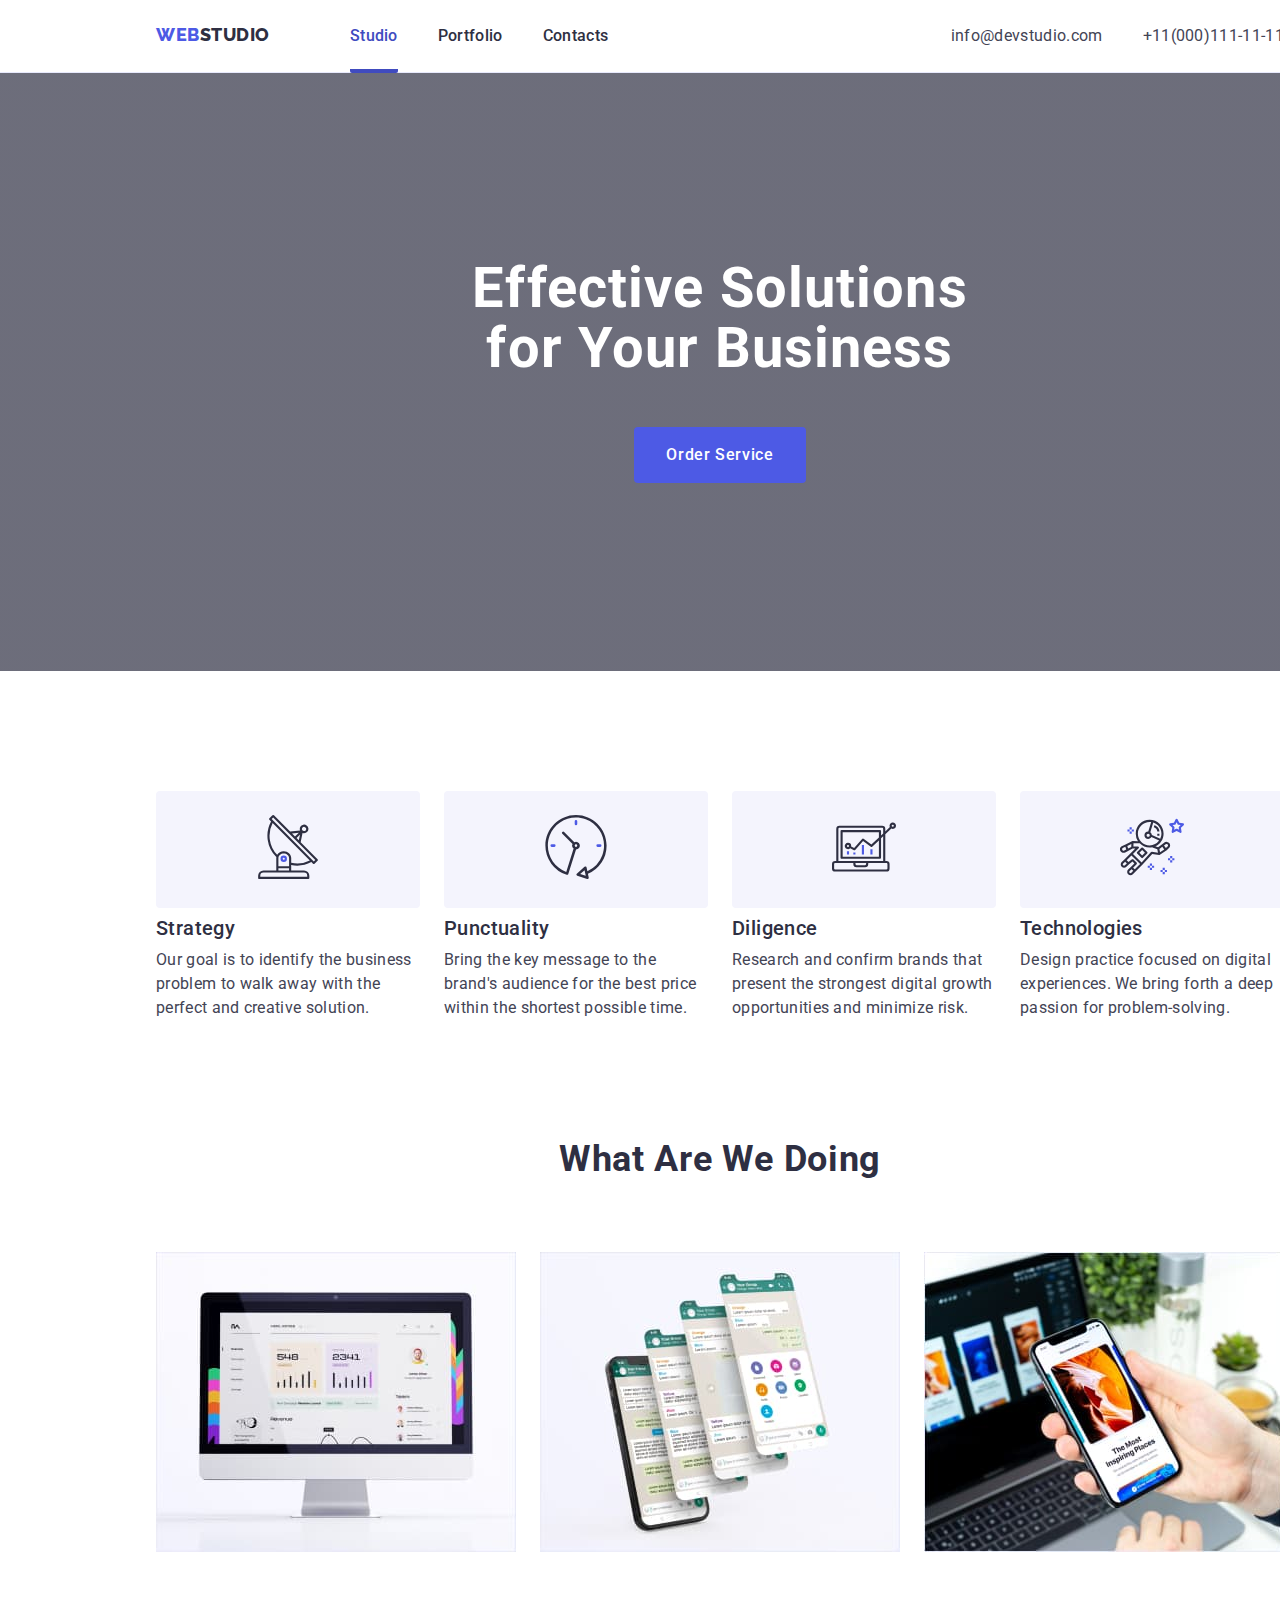
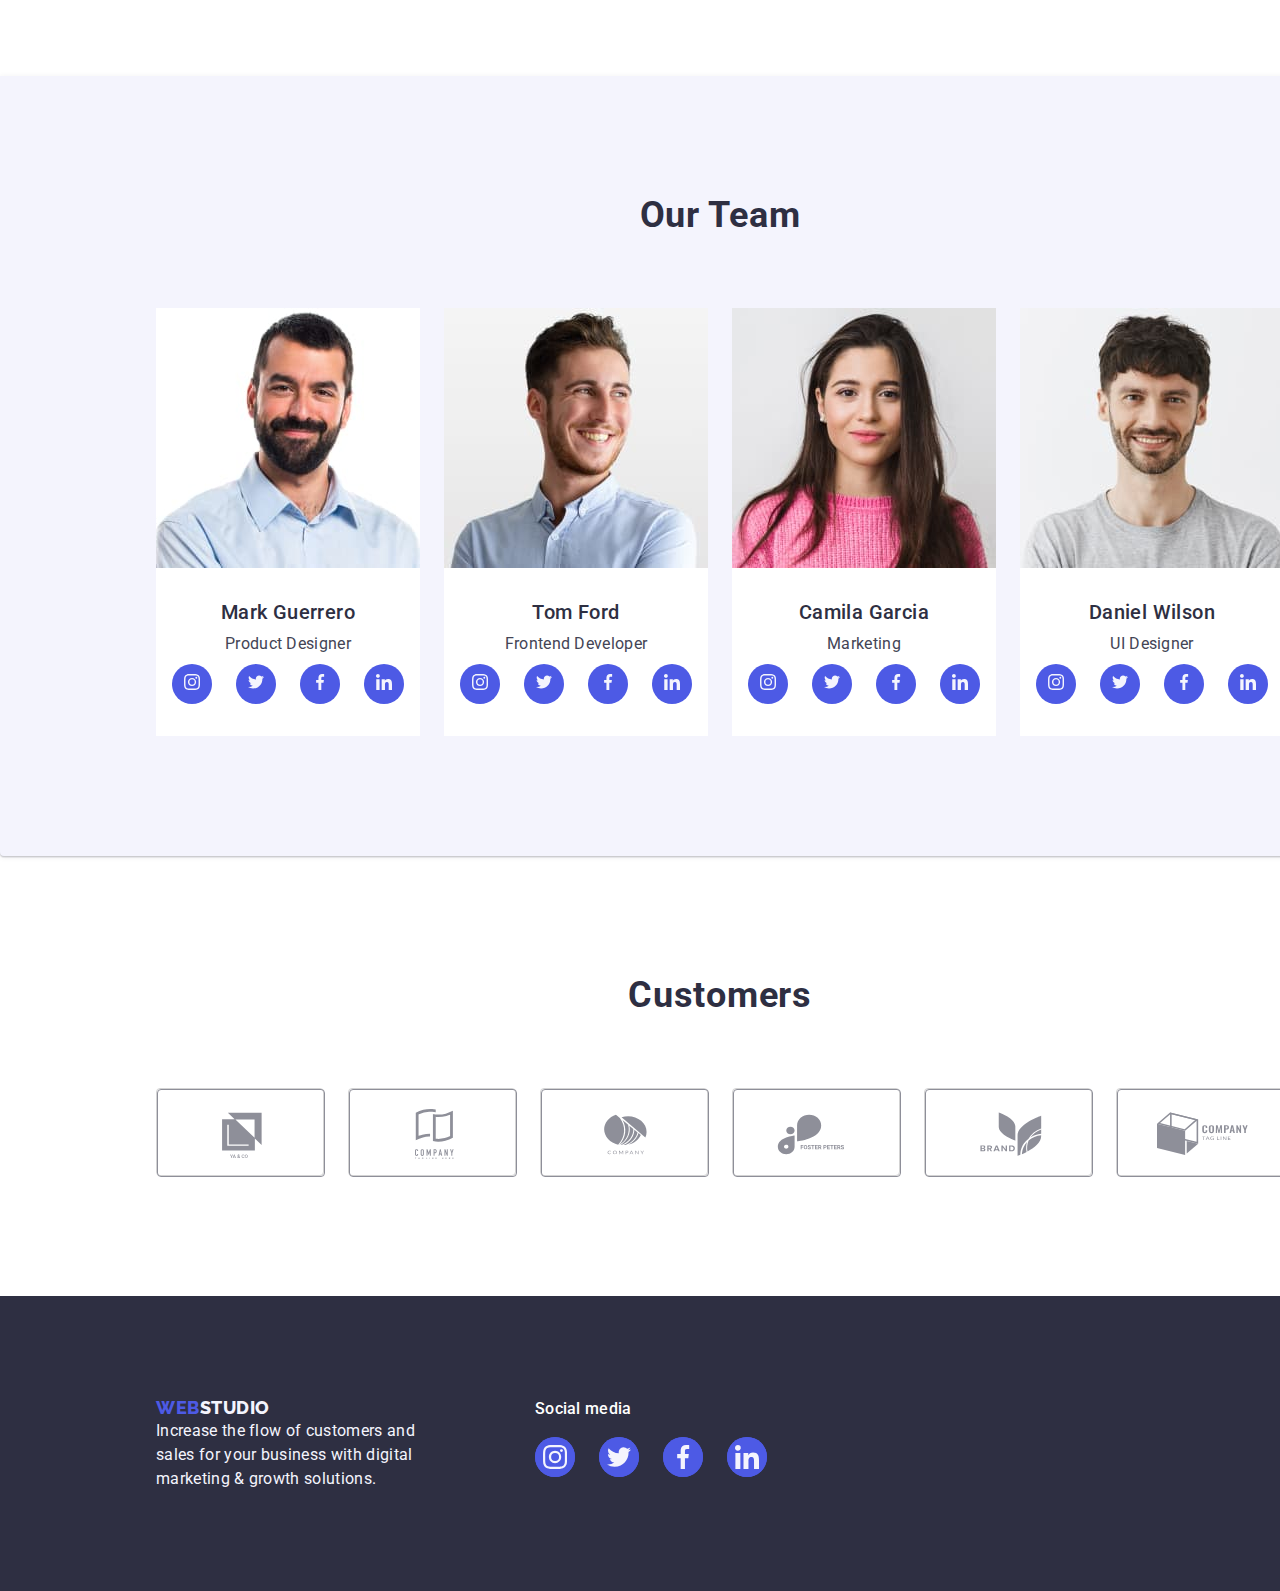
<file: index.html>
<!DOCTYPE html>
<html lang="en">
<head>
    <meta charset="UTF-8">
    <title>Studio</title>
    <link rel="stylesheet" href="./css/modern-normalize.css">
    <link rel="stylesheet" href="./css/style.css">
    <link rel="preconnect" href="https://fonts.googleapis.com">
<link rel="preconnect" href="https://fonts.gstatic.com" crossorigin>
<link href="https://fonts.googleapis.com/css2?family=Roboto:wght@400;500;700;900&display=swap" rel="stylesheet">
<link rel="preconnect" href="https://fonts.googleapis.com">
<link rel="preconnect" href="https://fonts.gstatic.com" crossorigin>
<link href="https://fonts.googleapis.com/css2?family=Raleway:wght@800&display=swap" rel="stylesheet">

</head>
<body>
    <header>
        <div class="container">
        <nav >
            <a href="./index.html" class="logo link">WEB<span  class="sph">Studio</span></a> 
       <ul class="a_list list">
        <li><a class="lia current link" href="./index.html">Studio</a></li>
        <li><a class="lia link" href="./portfolio.html">Portfolio</a></li>
        <li><a class="lia link" href="">Contacts</a></li>
       </ul>
    </nav>
    <address class="contact-to-firm">
    <ul class="contact_list list">
      <li><a class="contact link" href="mailto:info@devstudio.com">info@devstudio.com</a></li>
      <li><a class="contact link" href="tel:+11(000)111-11-11">+11(000)111-11-11</a></li> 
    </ul>
    </address>
    </div>
    </header>
    <main>
        <section class="order section">
            <h1 class="solution">Effective Solutions<br>for Your Business</h1>
            <button type="button" class="service" data-modal-open>Order Service</button>
            <div class="modal is-hidden" data-modal>
              <div class="modal-body">
                <button class="modal-close" data-modal-close>
                  <svg class="close" width="24px" height="24px">
                    <use href="./images/icons.svg#icon-close-black"></use>
                  </svg>
                </button>
              </div>
            </div>
            
        </section>
        <section class="section"> 
            <div class="container">
            <h2 hidden >Activity</h2>
            <ul class="points list">
                <li class="point_li">
                    <div class="svg">
                      <svg width="64px" height="64px">
                        <use href="./images/icons.svg#icon-strategy"></use>
                      </svg> 
                    </div>
                    <h3 class="title-of-description">Strategy</h3>
                <p class="description">Our goal is to identify the business<br>
                    problem to walk away with the<br> perfect and creative solution.</p>
                </li> 
                <li class="point_li">
                    <div class="svg">
                      <svg width="64px" height="64px">
                        <use href="./images/icons.svg#icon-punctuality"></use>
                    </svg>
                    </div>
                    <h3 class="title-of-description">Punctuality</h3>
                    <p class="description">Bring the key message to the<br> brand's audience for the best 
                    price<br> within the shortest possible time.</p>
                </li>  
                <li class="point_li">
                    <div class="svg">
                      <svg width="64px" height="64px">
                        <use href="./images/icons.svg#icon-diligence"></use>
                      </svg>
                    </div>
                    <h3 class="title-of-description">Diligence</h3>
                    <p class="description">Research and confirm brands that<br> present the strongest 
                    digital growth<br> opportunities and minimize risk.</p>  
                </li>
                <li class="point_li">
                    <div class="svg">
                      <svg width="64px" height="64px">
                        <use href="./images/icons.svg#icon-technologies"></use>
                      </svg>
                    </div>
                    <h3 class="title-of-description">Technologies</h3>
                    <p class="description">Design practice focused on digital<br> experiences. 
                    We bring forth a deep<br> passion for problem-solving.</p>
                </li>
            </ul>
        </div>
        </section>
        <section class="third_section section">
            <div class="container">
            <h2 class="example-headers">What Are We Doing</h2>
            <ul class="images_list list">
            <li><img src="images/monitor.jpg" alt="monitor" width="360" height="300"></li>
            <li><img src="images/screens.jpg" alt="screens of technology" width="360" height="300"></li>
            <li><img src="images/phone.jpg" alt="phone" width="360" height="300"></li>
        </ul>
        </div>
        </section>
        <section class="team section">
            <div class="container">
            <h2 class="example-headers">Our Team</h2>
            <ul class="workers_list list">
                <li class="person">
                    
                    <h3 class="example-headers-third"><img src="images/mark.jpg" alt="Mark Guerrero" width="264" height="260"></h3>
                    <article>
                    <h4 class="bigger_p">Mark Guerrero</h4>
                    <p class="smaller_p">Product Designer</p>
                  
                    <ul class="social-media-list">
                      <li class="circle">
                        <a href="">
                          <svg width="16px" height="16px">
                            <use href="./images/icons.svg#icon-instagram"></use>
                          </svg>
                        </a>
                      </li>
                      <li class="circle">
                        <a href="">
                          <svg width="16px" height="16px">
                            <use href="./images/icons.svg#icon-twitter"></use>
                          </svg>  
                            
                        </a>
                      </li>
                      <li class="circle">
                        <a href="">
                          <svg width="16px" height="16px">
                            <use href="./images/icons.svg#icon-facebook"></use>
                          </svg>
                        </a>
                      </li>
                      <li class="circle">
                        <a href="">
                          <svg width="16px" height="16px">
                            <use href="./images/icons.svg#icon-linkedin"></use>
                          </svg>
                          </a>
                      </li>
                  </ul></article>
                <li class="person">
                    <h3 class="example-headers-third"><img src="images/tom.jpg" alt="Tom Ford" width="264" height="260"></h3>
                    <article>
                    <h4 class="bigger_p">Tom Ford</h4>
                    <p class="smaller_p">Frontend Developer</p>
                    <ul class="social-media-list">
                      <li class="circle">
                        <a href="">
                          <svg width="16px" height="16px">
                            <use href="./images/icons.svg#icon-instagram"></use>
                          </svg>
                        </a>
                      </li>
                      <li class="circle">
                        <a href="">
                          <svg width="16px" height="16px">
                            <use href="./images/icons.svg#icon-twitter"></use>
                          </svg>  
                            
                        </a>
                      </li>
                      <li class="circle">
                        <a href="">
                          <svg width="16px" height="16px">
                            <use href="./images/icons.svg#icon-facebook"></use>
                          </svg>
                        </a>
                      </li>
                      <li class="circle">
                        <a href="">
                          <svg width="16px" height="16px">
                            <use href="./images/icons.svg#icon-linkedin"></use>
                          </svg>
                          </a>
                      </li>
                  </ul></article>
                <li class="person">
                    <h3 class="example-headers-third">
                    <img src="images/camila.jpg" alt="Camila Garcia" width="264" height="260"></h3>
                    <article>
                    <h4 class="bigger_p">Camila Garcia</h4>
                    <p class="smaller_p">Marketing</p>
                    <ul class="social-media-list">
                      <li class="circle">
                              <a href="">
                                <svg width="16px" height="16px">
                                  <use href="./images/icons.svg#icon-instagram"></use>
                                </svg>
                              </a>
                            </li>
                            <li class="circle">
                              <a href="">
                                <svg width="16px" height="16px">
                                  <use href="./images/icons.svg#icon-twitter"></use>
                                </svg>  
                                  
                              </a>
                            </li>
                            <li class="circle">
                              <a href="">
                                <svg width="16px" height="16px">
                                  <use href="./images/icons.svg#icon-facebook"></use>
                                </svg>
                              </a>
                            </li>
                            <li class="circle">
                              <a href="">
                                <svg width="16px" height="16px">
                                  <use href="./images/icons.svg#icon-linkedin"></use>
                                </svg>
                                </a>
                            </li>
                  </ul></article>
                <li class="person">
                    <h3 class="example-headers-third"><img src="images/daniel.jpg" alt="Daniel Wilson" width="264" height="260"></h3>
                    <article>
                    <h4 class="bigger_p">Daniel Wilson</h4>
                    <p class="smaller_p">UI Designer</p>
                    <ul class="social-media-list">
                      <li class="circle">
                        <a href="">
                          <svg  width="16px" height="16px">
                            <use href="./images/icons.svg#icon-instagram"></use>
                          </svg>
                        </a>
                      </li>
                      <li class="circle">
                        <a href="">
                          <svg width="16px" height="16px">
                            <use href="./images/icons.svg#icon-twitter"></use>
                          </svg>  
                            
                        </a>
                      </li>
                      <li class="circle">
                        <a href="">
                          <svg width="16px" height="16px">
                            <use href="./images/icons.svg#icon-facebook"></use>
                          </svg>
                        </a>
                      </li>
                      <li class="circle">
                        <a href="">
                          <svg width="16px" height="16px">
                            <use href="./images/icons.svg#icon-linkedin"></use>
                          </svg>
                          </a>
                      </li>
                  </ul>
                  </article> 
        </div>
        </section>
        <section class="customers section">
            <div class="container">
            <h2 class="example-headers">Customers</h2>
        <ul class="customers-list">
          <li class="customer">
            <a href="">
              <svg class="customers-icon" >
                <use href="./images/icons.svg#icon-first-logo"></use>
              </svg>
                </a>
              </li>
            <li class="customer">
              <a href="">
                <svg class="customers-icon" >
                  <use href="./images/icons.svg#icon-second-logo"></use>
                </svg>
                  </a>
                </li>
            <li class="customer">
              <a href="">
                <svg class="customers-icon" >
                  <use href="./images/icons.svg#icon-third-logo"></use>
                </svg>
                </a>
                </li>
            <li class="customer">
            <a href="">
              <svg class="customers-icon" >
                <use href="./images/icons.svg#icon-fourth-logo"></use>
              </svg>
                  </a>
                </li>
            <li class="customer">
              <a href="">
                <svg class="customers-icon" >
                  <use href="./images/icons.svg#icon-fifth-logo"></use>
                </svg>
                </a>

            </li>
            <li class="customer">
              <a href="">
                <svg class="customers-icon" >
                  <use href="./images/icons.svg#icon-sixth-logo"></use>
                </svg>
                    
                </a>
            </li>
        </ul>
    </div>
        </section>
    </main>
    <footer class="down">
        <div class="logo-with-description">
        <a class="logo link" href="./index.html">WEB<span  class="spf">Studio</span></a> 
        <p class="down_logo_description">Increase the flow of customers and<br> sales 
        for your business with digital<br> marketing & growth solutions.</p>
      </div>
    <div class="social-media">
        <p>Social media</p>
        <ul class="social-media-list">
            <li class="circle-footer">
                <a href="">
                  <svg width="24px" height="24px">
                    <use href="./images/icons.svg#icon-instagram"></use>
                  </svg>
                </a>
              </li>
              <li class="circle-footer">
                <a href="">
                  <svg width="24px" height="24px">
                    <use href="./images/icons.svg#icon-twitter"></use>
                  </svg>      
                </a>
              </li>
              <li class="circle-footer">
                <a href="">
                  <svg width="24px" height="24px">
                    <use href="./images/icons.svg#icon-facebook"></use>
                  </svg>
                </a>
              </li>
              <li class="circle-footer">
                <a href="">
                  <svg width="24px" height="24px">
                    <use href="./images/icons.svg#icon-linkedin"></use>
                  </svg>
                  </a>
              </li>
        </ul>  
    </div>
    </footer>
<script src="./js/modal.js"></script>  
</body>
</html>
</file>
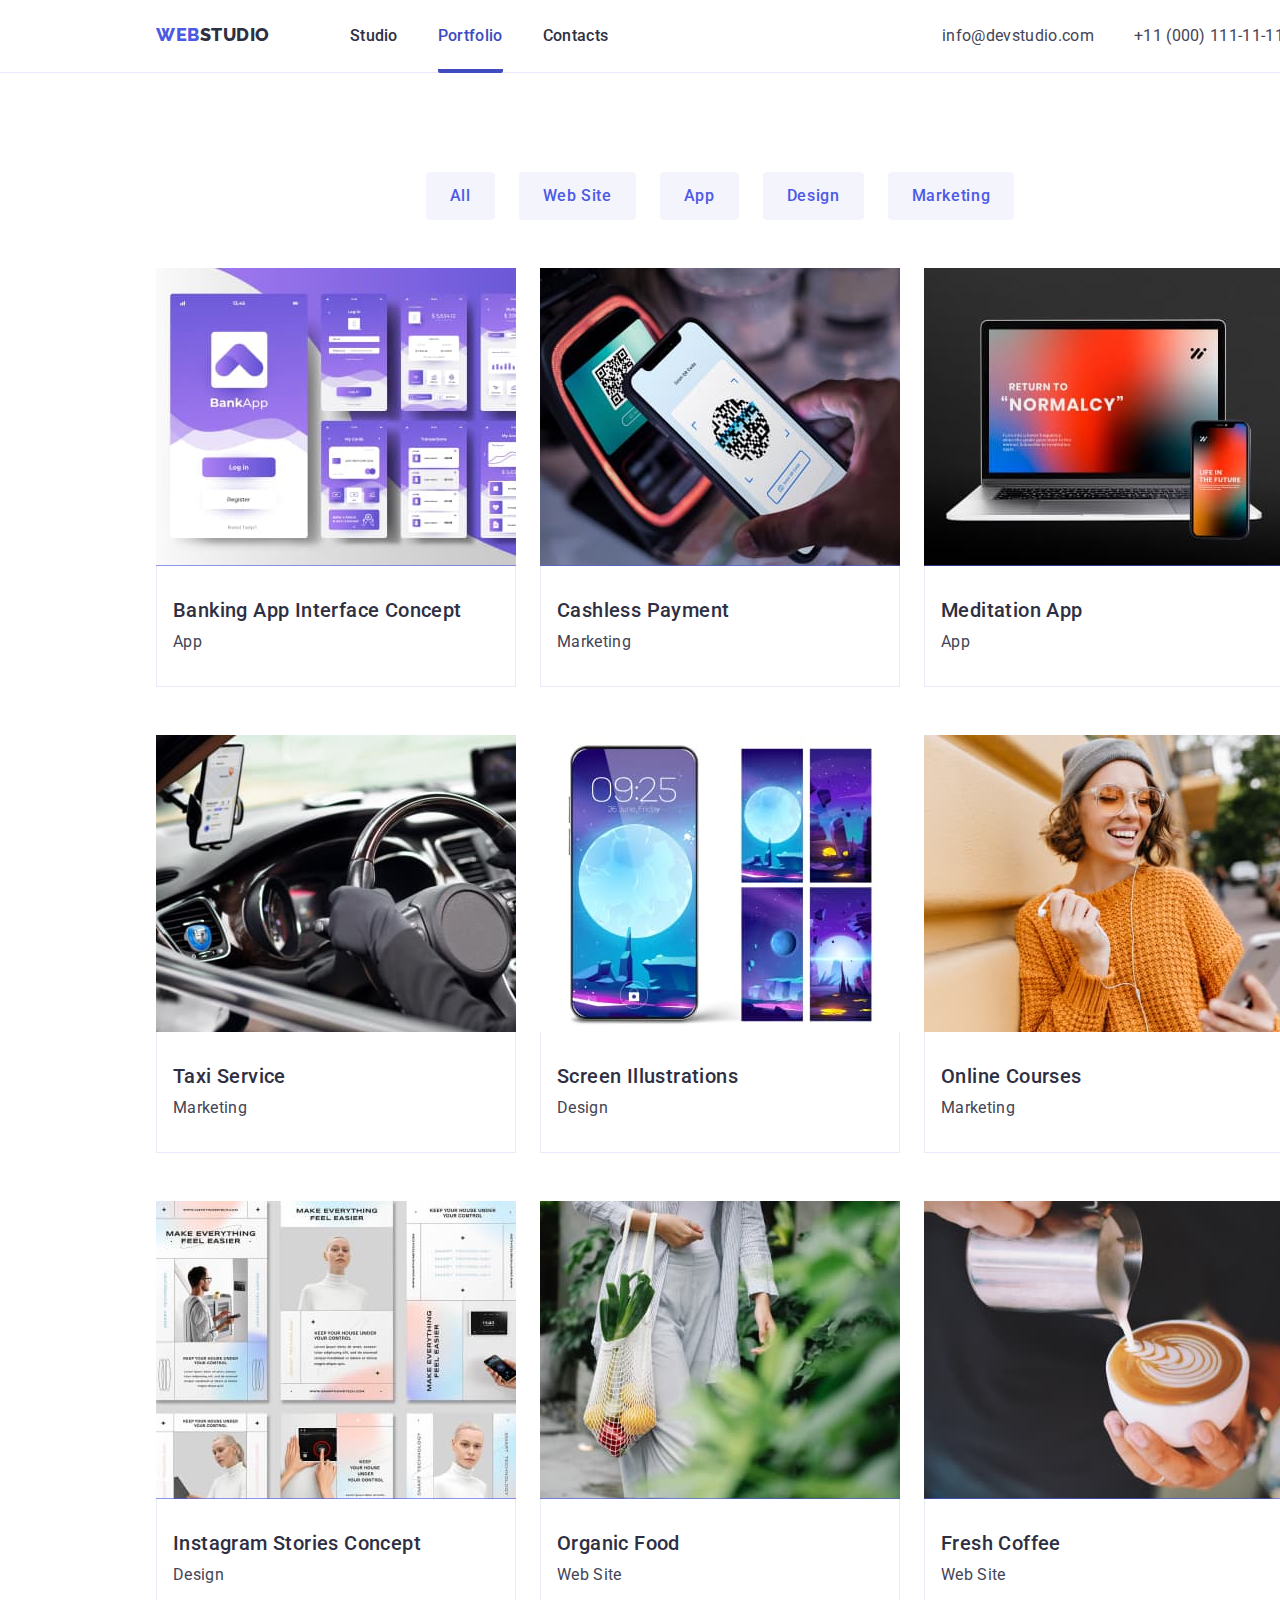
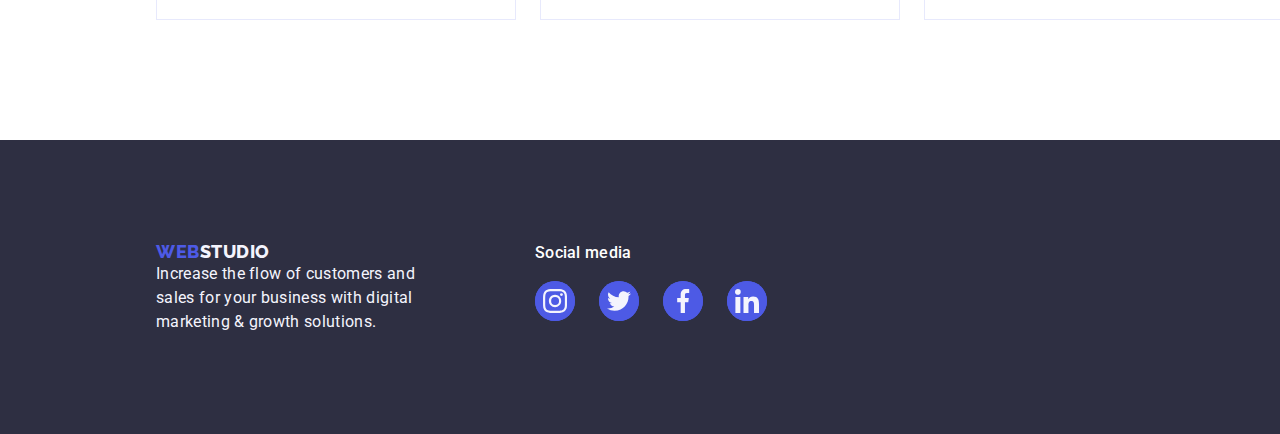
<file: portfolio.html>
<!DOCTYPE html>
<html lang="en">
<head>
    <meta charset="UTF-8">
    <link rel="stylesheet" href="./css/modern-normalize.css">
    <link rel="stylesheet" href="./css/style.css">
    <link rel="preconnect" href="https://fonts.googleapis.com">
<link rel="preconnect" href="https://fonts.gstatic.com" crossorigin>
<link href="https://fonts.googleapis.com/css2?family=Roboto:wght@400;500;700;900&display=swap" rel="stylesheet">
<link rel="preconnect" href="https://fonts.googleapis.com">
<link rel="preconnect" href="https://fonts.gstatic.com" crossorigin>
<link href="https://fonts.googleapis.com/css2?family=Raleway:wght@800&display=swap" rel="stylesheet">
    <title>Portfolio</title>
    
</head>
<body>
    <header>
        <div class="container">
        <nav>     
            <a href="./index.html" class="logo link">WEB<span  class="sph">Studio</span></a> 
       <ul class="a_list list">
        <li><a class="lia link" href="./index.html">Studio</a></li>
        <li><a class="lia current link" href="./portfolio.html">Portfolio</a></li>
        <li><a class="lia link" href="">Contacts</a></li>
       </ul>
    </nav>
    <address class="contact-to-firm">
    <ul class="contact_list list">
      <li><a class="contact link" href="mailto:info@devstudio.com">info@devstudio.com</a></li>
      <li><a class="contact link" href="tel:+11(000)111-11-11">+11 (000) 111-11-11</a></li> 
    </ul>
    </address>
    </div>
    </header> 
    <main>
        <section class="buttons_images section">
            <div class="container">
        <h1 hidden>h1</h1> 
        <ul class="buttons_list list">
            <li><button type="button" class="buttons_list_button">All</button></li>
            <li><button type="button" class="buttons_list_button">Web Site</button></li>
            <li><button type="button" class="buttons_list_button">App</button></li>
            <li><button type="button" class="buttons_list_button">Design</button></li>
            <li><button type="button" class="buttons_list_button">Marketing</button></li>    
        </ul>
        
        <ul class="list images">
            <li class="photos link">
              <div class="card-image-wrapper">
                <a href="" class="jpg link"><img src="./images/app.jpg" alt="app" width="360" height="300">
                  <div class="card-image-description">
                    <p>
                      14 Stylish and User-Friendly App Design Concepts · Task
                      Manager App · Calorie Tracker App · Exotic Fruit Ecommerce App
                      · Cloud Storage App
                    </p>
                  </div></div>
                <h2 class="bigger_p">Banking App Interface Concept</h2>
                <p class="smaller_p">App </p></a>
            </li>
            <li class="photos link">
              <div class="card-image-wrapper">
                <a href="" class="jpg link"><img src="./images/code.jpg" alt="code" width="360" height="300">
                  <div class="card-image-description">
                    <p>
                      14 Stylish and User-Friendly App Design Concepts · Task
                      Manager App · Calorie Tracker App · Exotic Fruit Ecommerce App
                      · Cloud Storage App
                    </p>
                  </div></div>
                <h2 class="bigger_p">Cashless Payment</h2>
                <p class="smaller_p">Marketing</p></a>
            </li>
            <li class="photos link">
              <div class="card-image-wrapper">
                <a href="" class="jpg link"><img src="./images/laptop.jpg" alt="laptop" width="360" height="300">
                  <div class="card-image-description">
                    <p>
                      14 Stylish and User-Friendly App Design Concepts · Task
                      Manager App · Calorie Tracker App · Exotic Fruit Ecommerce App
                      · Cloud Storage App
                    </p>
                  </div></div>
                <h2 class="bigger_p">Meditation App</h2>
                <p class="smaller_p">App</p></a>
            </li>
            <li class="photos link">
              <div class="card-image-wrapper">
                <a href="" class="jpg link"><img src="./images/car.jpg" alt="car" width="360" height="300">
                  <div class="card-image-description">
                    <p>
                      14 Stylish and User-Friendly App Design Concepts · Task
                      Manager App · Calorie Tracker App · Exotic Fruit Ecommerce App
                      · Cloud Storage App
                    </p>
                  </div></div>
                <h2 class="bigger_p">Taxi Service</h2>
                <p class="smaller_p">Marketing</p></a>
            </li>
            <li class="photos link">
              <div class="card-image-wrapper">
                <a href="" class="jpg link"><img src="./images/wallpapers.jpg" alt="wallpapers" width="360" height="300">
                  <div class="card-image-description">
                    <p>
                      14 Stylish and User-Friendly App Design Concepts · Task
                      Manager App · Calorie Tracker App · Exotic Fruit Ecommerce App
                      · Cloud Storage App
                    </p>
                  </div></div>
                <h2 class="bigger_p">Screen Illustrations</h2>
                <p class="smaller_p">Design</p></a>
            </li>
            <li class="photos link">
              <div class="card-image-wrapper">
                <a href="" class="jpg link"><img src="./images/woman.jpg" alt="woman" width="360" height="300">
                  <div class="card-image-description">
                    <p>
                      14 Stylish and User-Friendly App Design Concepts · Task
                      Manager App · Calorie Tracker App · Exotic Fruit Ecommerce App
                      · Cloud Storage App
                    </p>
                  </div></div>
                <h2 class="bigger_p">Online Courses</h2>
                <p class="smaller_p">Marketing</p></a>
            </li>
            <li class="photos link">
              <div class="card-image-wrapper">
                <a href="" class="jpg link"><img src="./images/pages.jpg" alt="pages" width="360" height="300">
                  <div class="card-image-description">
                    <p>
                      14 Stylish and User-Friendly App Design Concepts · Task
                      Manager App · Calorie Tracker App · Exotic Fruit Ecommerce App
                      · Cloud Storage App
                    </p>
                  </div></div>
                <h2 class="bigger_p">Instagram Stories Concept</h2>
                <p class="smaller_p">Design</p></a>
            </li>
            <li class="photos link">
              <div class="card-image-wrapper">
                <a href="" class="jpg link"><img src="./images/shopping.jpg" alt="vegetables" width="360" height="300">
                  <div class="card-image-description">
                    <p>
                      14 Stylish and User-Friendly App Design Concepts · Task
                      Manager App · Calorie Tracker App · Exotic Fruit Ecommerce App
                      · Cloud Storage App
                    </p>
                  </div></div>
                <h2 class="bigger_p">Organic Food</h2>
                <p class="smaller_p">Web Site</p></a>
            </li>
            <li class="photos link">
              <div class="card-image-wrapper">
                <a href="" class="jpg link"><img src="./images/coffe.jpg" alt="coffee" width="360" height="300">
                  <div class="card-image-description">
                    <p>
                      14 Stylish and User-Friendly App Design Concepts · Task
                      Manager App · Calorie Tracker App · Exotic Fruit Ecommerce App
                      · Cloud Storage App
                    </p>
                  </div></div>
                <h2 class="bigger_p">Fresh Coffee</h2>
                <p class="smaller_p">Web Site</p></a>
            </li>       
        </ul>    
    </div>   
        </section>
    </main>
    <footer class="down">
        <div class="logo-with-description">
        <a class="logo link" href="./index.html">WEB<span  class="spf">Studio</span></a> 
        <p class="down_logo_description">Increase the flow of customers and<br> sales 
        for your business with digital<br> marketing & growth solutions.</p>
      </div>
    <div class="social-media">
        <p>Social media</p>
        <ul class="social-media-list">
          <li class="circle-footer">
            <a href="">
              <svg width="24px" height="24px">
                <use href="./images/icons.svg#icon-instagram"></use>
              </svg>
            </a>
          </li>
          <li class="circle-footer">
            <a href="">
              <svg width="24px" height="24px">
                <use href="./images/icons.svg#icon-twitter"></use>
              </svg>  
                
            </a>
          </li>
          <li class="circle-footer">
            <a href="">
              <svg width="24px" height="24px">
                <use href="./images/icons.svg#icon-facebook"></use>
              </svg>
            </a>
          </li>
          <li class="circle-footer">
            <a href="">
              <svg width="24px" height="24px">
                <use href="./images/icons.svg#icon-linkedin"></use>
              </svg>
              </a>
          </li>
        </ul>
        
    </div>
    </footer>
    <script src="./js/modal.js"></script>
</body>
</html>
</file>
<file: css/style.css>
:root{
    --cloud-color: #F4F4FD;
    --cornflower-color: #E7E9FC;
    --iris-color: #4D5AE5;
    --navyblue-color: #2E2F42;
    --white: #FFF;
    --slate-color: #434455;
    --ocean-color: #404BBF;
    --black: #000;
    --grey: rgba(46, 47, 66, 0.70);
    --light-slate: #8E8F99;
    --green: #31D0AA;
    --tr-function: cubic-bezier(0.4, 0, 0.2, 1);
    --tr-duration: 250ms;
    --transition: var(--tr-function) var(--tr-duration);
}
*{
    margin: 0;
    padding: 0;
    box-sizing: border-box;
}
.section{
    padding-top: 120px;
    padding-bottom: 120px;
}
.third_section{
    margin-top: -120px;
}
article{
    text-align: center;
    gap: 8px;
    padding-bottom: 32px;
}
nav{
    float: left;
}
address{
    float: right;
}
body{
    font-family: Roboto, sans-serif;
    color: var(--slate-color);
    background-color: var(--white);
    width: 1440px;
    margin: auto;
}
main{
    align-items: center;
}
footer{
    background-color: var(--navyblue-color);
    color: var(--white);
    width: 1440px;
    flex-shrink: 0; 
    padding-left: 156px;
    padding-top: 101.5px;
}
.photos.bigger_p, .photos.smaller_p{
    padding-inline: 16px;
    gap: 8px;

}
.person>img{
    height: 260px;
}
.down.logo{
    padding-bottom: 17.5px;
}
.down{
    display: block;
    padding-top: 101.5px;
}
.container{
    width: 1158px;
    padding-inline: 15px;
    margin: auto;
}

header{
    width: 1440px;
    display: inline-flex;
    flex-direction: row;
    flex-wrap: nowrap;
    flex-shrink: 0;
    border-bottom: 1px solid var(--cornflower, #E7E9FC);
    background: var(--white, #FFF);
    align-items: baseline;
    padding-bottom: -1.5px;
}

.logo{
    font-weight: 800;
    text-transform: uppercase;
    font-family: Raleway, sans-serif;
    color: var(--iris-color);
    font-size: 18px;
    line-height: 1.17;
    letter-spacing: 0.03em;
    padding-bottom: 17.5px;
}
.list>a{
    color: var(--slate-color);
}
.sph{
    /* span w headerze */
    color: var(--navyblue-color);
}
.spf{
    /* span w footerze */
    color: var(--cloud-color);
}
.buttons{
    text-align: center;
}
button{
    
    background:  var(--cloud-color);
    color: var(--iris-color);
    font-family: Roboto, sans-serif;
    cursor: pointer;
    font-size: 16px;
    font-weight: 500;
    line-height: 1.5; /* 150% */
    letter-spacing: 0.04em;
    
}
.buttons_list_button:hover, .buttons_list_button:focus{
    background-color: var(--ocean-color);
    color: var(--white);
    font-family: Roboto, sans-serif;
}
.buttons_list>button:focus, .buttons_list>button:hover{
    background-color: var(--ocean-color);

}
.buttons_list{
    display: inline-flex;
    justify-content: center;
    gap: 24px;
    text-align: center;
    padding-bottom: 24px;
    margin: -24px;
}
li{
    color: var(--slate-color); 
    background-color: var(--white);
}
.team{
    background-color: var(--cloud-color);
    width: 1440px;
    flex-shrink: 0;
    box-shadow: 0px 2px 1px 0px rgba(46, 47, 66, 0.08), 0px 1px 1px 0px rgba(46, 47, 66, 0.16), 0px 1px 6px 0px rgba(46, 47, 66, 0.08);
    border-radius: 0px 0px 4px 4px;
}
.order{
    background-image:linear-gradient(hsl(237 18% 22% / 0.7), hsl(237 18% 22% / 0.7)), url(https://s3-alpha-sig.figma.com/img/7c8d/46d4/7e83b6c8ee4603ea892aa8aaebb3c5fe?Expires=1693785600&Signature=[base64]~PL60vRpJrjPgj5zvllEXryYlpbznepUzJYu~kHjUCudihWI842fc-~WkVvuCaUYoazxk0Ydol6F5fLEk7Xqvcw__&Key-Pair-Id=APKAQ4GOSFWCVNEHN3O4);
    background-size: cover;
    text-align: center;
    color: var(--white);
    width: 1440px;
    flex-shrink: 0;
    margin-top: -5px;
}

.order>button{
    font-size: 16px;
    font-weight: 500;
    line-height: 1.5;
    letter-spacing: 0.64px;
    color: var(--white);
    background: var(--iris-color);
    font-family: Roboto, sans-serif;
}
.order>button:hover, .order>button:focus{
    font-size: 16px;
    font-weight: 500;
    line-height: 1.5;
    letter-spacing: 0.64px;
    color: var(--white);
    background: var(--ocean-color);
    font-family: Roboto, sans-serif;
}
.title-of-description{
    font-size: 20px;
    font-weight: 500;
    line-height: 1.2;
    letter-spacing: 0.02em;
    color: var(--navyblue-color);
    padding-bottom: 0px;
}
.description{
    font-size: 16px;
    line-height: 1.5;
    letter-spacing: 0.02em;
}
.bigger_p{
    color: var(--navyblue-color);
    font-size: 20px;
    font-weight: 500;
    line-height: 1.2;
    letter-spacing: 0.02em;
    padding-top: 32px;
    padding-bottom: 8px;
    padding-inline: 16px;
    
   
}
.photos .bigger_p{
    border-inline: 1px solid var(--cornflower-color);
}
.smaller_p{
    font-size: 16px;
    line-height: 1.5;
    letter-spacing: 0.02em; 
    padding-bottom: 8px;  
    padding-inline: 16px;

}   
.photos .smaller_p{
    border-inline: 1px solid var(--cornflower-color);
    border-bottom: 1px solid var(--cornflower-color);
    padding-bottom: 32px;
}
.person>.bigger_p{
    text-align: center;
}
.person>.smaller_p{
    text-align: center;
}
.project-card-caption {
    padding: 32px 16px 32px;
    border: 1px solid var(--cornflower);
    border-top: none;
}
.lia{
    font-weight: 500;
    color: var(--navyblue-color);
    line-height: 1.5;
    letter-spacing: 0.02em;
}
.lia:hover, .lia:focus, .current{
    color: var(--ocean-color);
    border-radius: 2px;
    border-bottom: 4px solid var(--ocean-color);
    padding-bottom: 23.5px;
    width: 48px;
    flex-shrink: 0;
}
.contact{
    color: var(--slate-color); 
    font-size: 16px;
    line-height: 1.5;
    letter-spacing: 0.02em;
    text-decoration: none; 
}
.contact:hover, .contact:focus{
    color: var(--ocean-color);
}
.contact-to-firm{
    font-style: normal;
}
.down_logo_description{
    color: var(--cloud-color);
    line-height: 1.5;
    letter-spacing: 0.02em;
    padding-bottom: 100px;
}
.link{  
    text-decoration: none;
    
}
.photos>.link{
    color: var(--slate-color);
}
.photos>.link:hover, .photos>.link:focus{
    color: var(--slate-color);
}
address{
    font-style: normal;
}
.list{
    list-style: none;
    
}
.solution{
    font-size: 56px;
    line-height: 1.07;
    text-align: center;
    letter-spacing: 0.02em;
    color: var(--white);
    padding-block: 68px 48px;
}


.example-headers{
    font-size: 36px;
    line-height: 1.11;
    font-weight: 700;
    text-align: center;
    letter-spacing: 0.02em;
    text-transform: capitalize;
    color: var(--navyblue-color);
    padding-bottom: 72px;
}
.example-headers-third{
    font-weight: 500;
    font-size: 20px;
    line-height: 1.2;
    letter-spacing: 0.02em;
    color: var(--navyblue-color);
    display: flex;
}

.list{
    display: flex;
    align-items: start;
    flex-wrap: wrap;
}
.a_list{
    display: inline-flex;
    align-items: flex-start;
    gap: 40px;
    padding-block: 24px;
    padding-left: 76px;
}
.images{
    justify-content: space-between;
    flex-wrap: wrap;
}
.images_list, .workers_list{
    justify-content: space-between;
}
.contact_list{
    gap: 40px;
    padding-block: 24px;
}

button.service{
    display: inline-flex;
    padding: 16px 32px;
    align-items: flex-start;
    gap: 10px;
    border-radius: 4px;
    background-color: var(--iris, #4D5AE5);
    margin-bottom: 68px;
    border: 0;
}
.service:hover, .service:focus{
    box-shadow: 0px 4px 4px 0px rgba(0, 0, 0, 0.15);
    background-color: var(--ocean-color);
    color: var(--white);
    font-family: Roboto, sans-serif;
}
.buttons_images{
    margin-left: auto;
    margin-right: auto;
}

.buttons_list_button{
    font-family: Roboto, sans-serif;
    font-size: 16px;
    font-style: normal;
    font-weight: 500;
    line-height: 1.5; /* 150% */
    letter-spacing: 0.64px;
    border: 0;
    text-align: center;
    display: block;
    padding: 12px 24px;
    flex-direction: column;
    align-items: flex-start;
    gap: 8px;
    border-radius: 4px;
    flex-basis: calc((1158px - 48px) / 3);
}
.buttons_list_button:hover, .buttons_list_button:focus{
    box-shadow: 0px 2px 2px 0px rgba(0, 0, 0, 0.12), 0px 2px 1px 0px rgba(0, 0, 0, 0.08), 0px 3px 1px 0px rgba(0, 0, 0, 0.10);
}
.point_li{
    display: flex;
    width: 264px;
    flex-direction: column;
    align-items: flex-start;
    gap: 8px;
    
}
.photos{
    display: flex;
    width: 360px;
    padding-bottom: 0px;
    flex-direction: column;
    align-items: flex-start;
    gap: 32px;
    flex-shrink: 0;
    margin-top: 48px;   
}
.jpg>img{
    margin-bottom: -7px;
}
nav.logo{
    padding-block: 25.5px;
}
.jpg{
    width: 360px;
    flex-shrink: 0;
    margin-top: -32px;
}
.svg{
    width: 264px;

    flex-shrink: 0;
    border-radius: 4px;
    background-color: var(--cloud-color);
    gap: 24px;
    padding-inline: 100px;
    padding-block: 24px;
    
}
.points{
    justify-content: space-between;
}
.customers-list{
    justify-content: space-between;
    flex-shrink: 0;
    display: flex;
    flex-direction: row;
    flex-wrap: nowrap;
    list-style-type: none;
}
.customer{
    width: 168px;
    height: 88px;
    border: 1px solid lightgray;
    border-radius: 4px;
    padding: 16px 32px;
    padding: 0;
    margin: 0;
}

.social-media-list
{
    display: flex;
    justify-content: center;
    gap: 24px;
    list-style: none;
}
.social-media{
    background-color: var(--navyblue-color);
    display: flex;
    flex-direction: column;
    align-items: flex-start;
}


.social-media {
    margin-left: 120px;
     
}
.social-media>p {
    color: var(--white);
  font-weight: 500;
  line-height: 24px;
  letter-spacing: 0.02em;
  text-align: left;
  margin-bottom: 16px;
  
}

  

 

  footer>.logo {
    display: inline-block;
  }
  .photos:hover{
        box-shadow: 0px 2px 1px 0px rgba(46, 47, 66, 0.08);
      
      box-shadow: 0px 1px 1px 0px rgba(46, 47, 66, 0.16);
      
      box-shadow: 0px 1px 6px 0px rgba(46, 47, 66, 0.08);
    
  }
  .customers-icon {
    width: 168px;
    height: 88px;
    flex-shrink: 0;
    fill: var(--light-slate);
    border: 1px solid var(--light-slate);
    border-radius: 4px;
    padding: 16px 32px;
  }

  .customers-icon:hover, .cus-icon:focus {
    fill: var(--ocean-color);
    border-color: var(--ocean-color);
  }

.down{
    display: flex;
}
.logo-with-description{
    display: block;
}
.costumers {
    width: 168px;
    height: 88px;
    fill: var(--light-slate);
    border: 1px solid var(--light-slate);
    border-radius: 4px;
  }
 .icon{
    width: 24px;
    height: 24px;
    flex-shrink: 0;
        
 }
 .circle-footer>a:hover{
    background-color: var(--green);
  }
  .circle-footer{
    display: flex;
  justify-content: center;
  align-items: center;
  width: 40px;
  height: 40px;
  border-radius: 50%;
  background-color: var(--iris-color);
  }
  .circle{
    display: flex;
    justify-content: center;
    align-items: center;
    width: 40px;
    height: 40px;
    border-radius: 50%;
    background-color: var(--iris-color);
    
  }
  .circle:hover, .circle:focus{
    background-color: var(--ocean-color);
    cursor: pointer;
  }
.circle-footer>svg {
    width: 16px;
    height: 16px;
  }
.circle-footer>a{ 
    display: flex;
    justify-content: center;
    align-items: center;
    width: 40px;
    height: 40px;
    border-radius: 50%;
    background-color: var(--iris-color);
} 
.modal {
	position: fixed;
	inset: 0;
	background-color: rgb(0 0 0 / 0.5);
	opacity: 1;
	pointer-events: all;
	visibility: visible;
	transition: opacity 250ms;
}

.modal-body {
	position: relative;
	width: 408px;
	height: 584px;
	margin: auto;
	background-color: #fff;
	transition: scale 250ms;
    margin-top: 80px;
}

.modal-close {
	background-color: var(--cornflower-color);
    position: absolute;
    top: 24px;
    right: 24px;
    width: 24px;
    height: 24px;
    border-radius: 50%;
    border: 1px solid rgba(0, 0, 0, 0.1);
    fill: var(--navyblue-color);
    cursor: pointer;
    align-items: center;
}
.modal-close:hover{
    background-color: var(--ocean-color);
    fill: var(--white);
    transition: color var(--transition), background-color var(--transition),
    box-shadow var(--transition);
}
.is-hidden {
	opacity: 0;
	pointer-events: none;
	visibility: hidden;
}

.is-hidden .modal-body {
	scale: 0;
}

.modal:not(.is-hidden) .modal-body {
	scale: 1;
}

.card-image-wrapper {
	position: relative;
	overflow: hidden;
}

.photos>.jpg > img {
	display: block;
	width: 100%;
	height: 100;
	object-fit: cover;
}

.card-image-description {
	position: absolute;
	inset: 0;
	background-color: var(--iris-color);
	color: #fff;
	translate: 0 100% 0;
	transition: translate 250ms;
    padding-top: 40px;
    padding-inline: 32px;
}

.photos:hover .card-image-description {
	translate: 0;
}
.close {
    width: 12px;
    height: 12px;
   
  }
  svg.close{
    margin: auto;
  }
</file>
